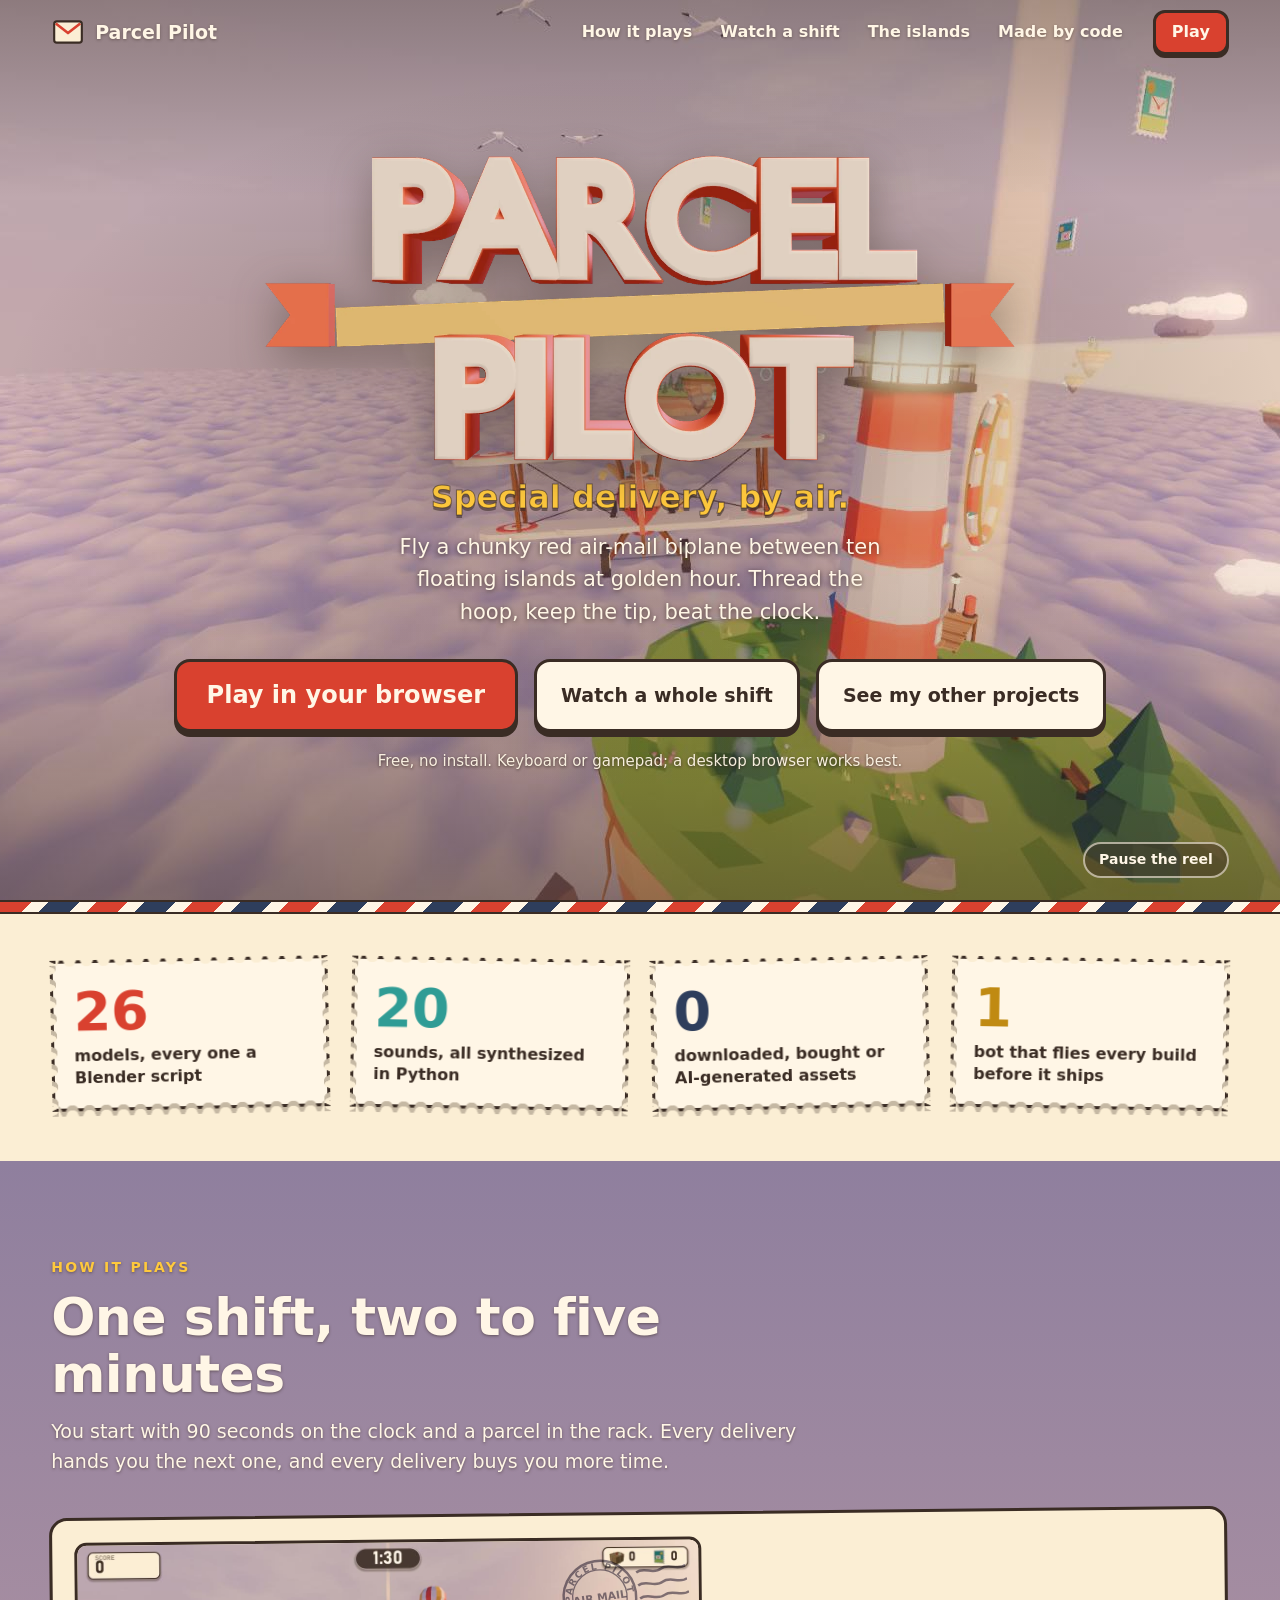
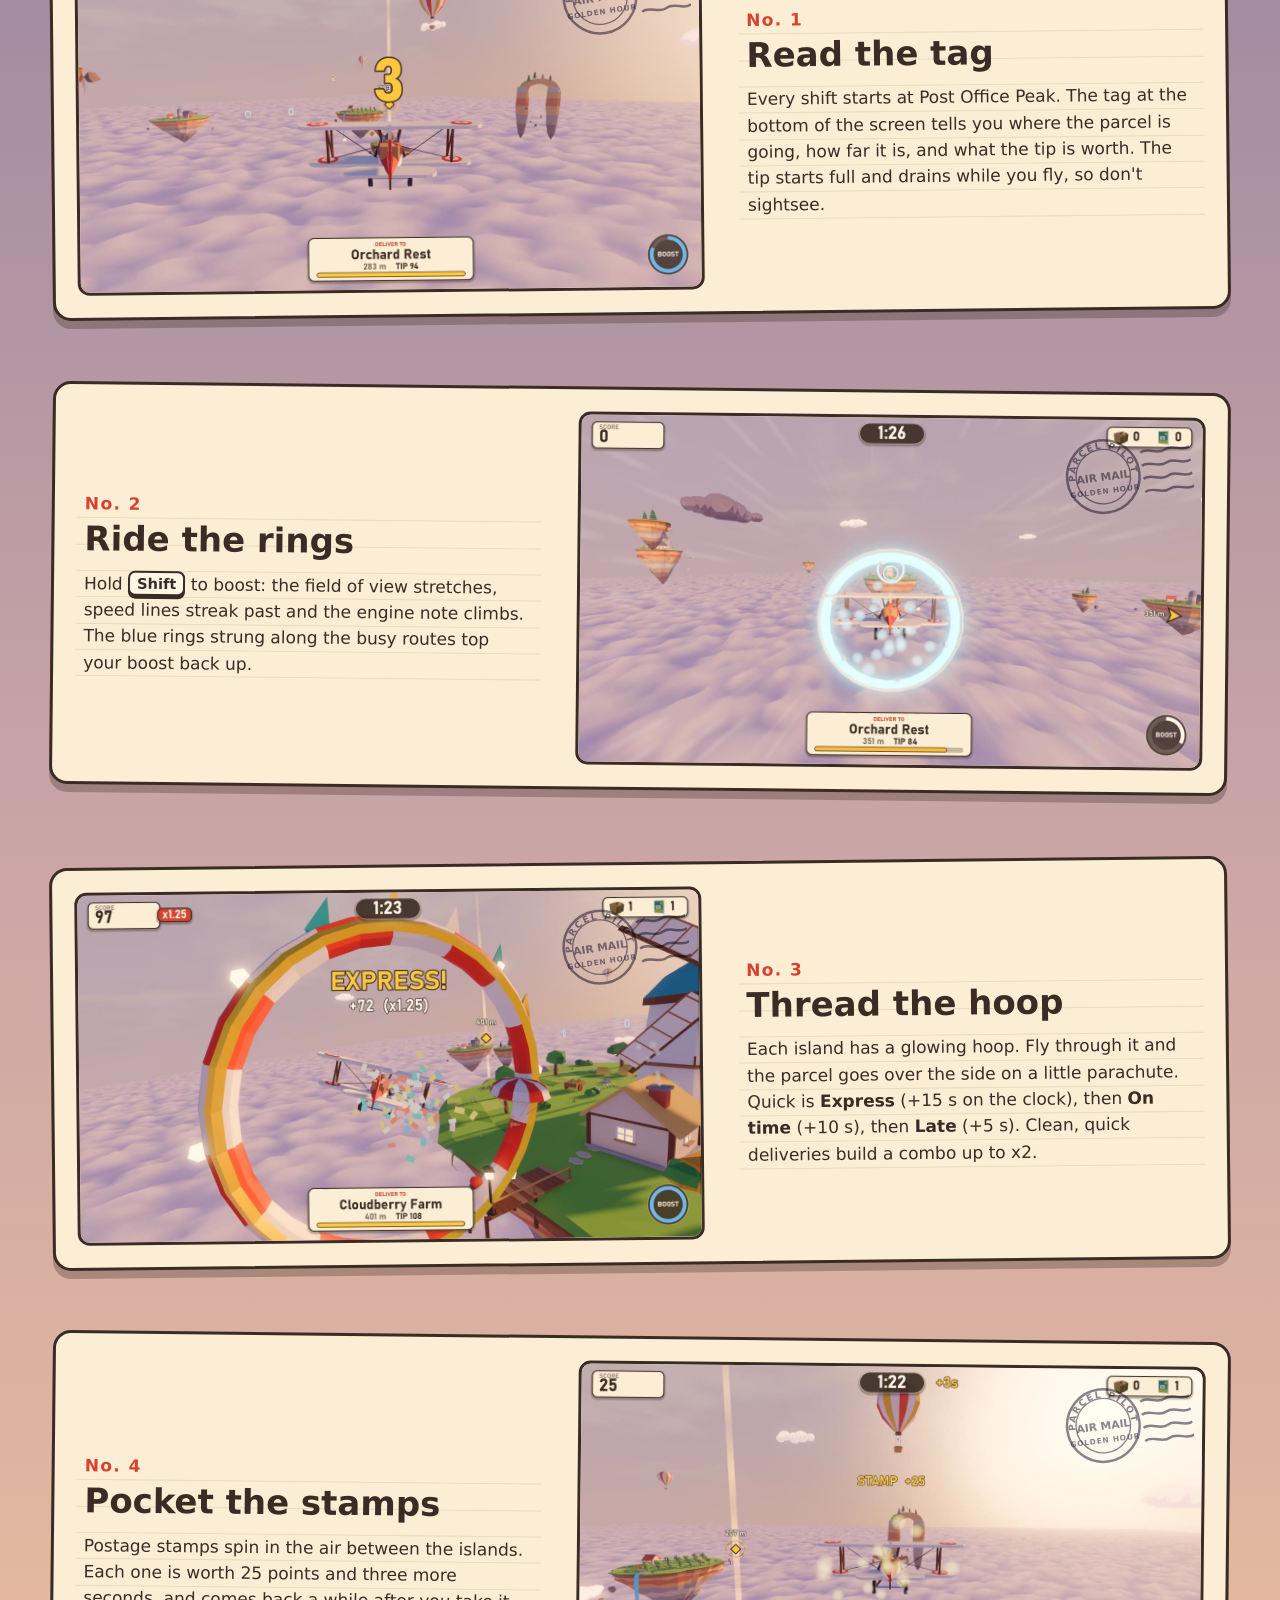
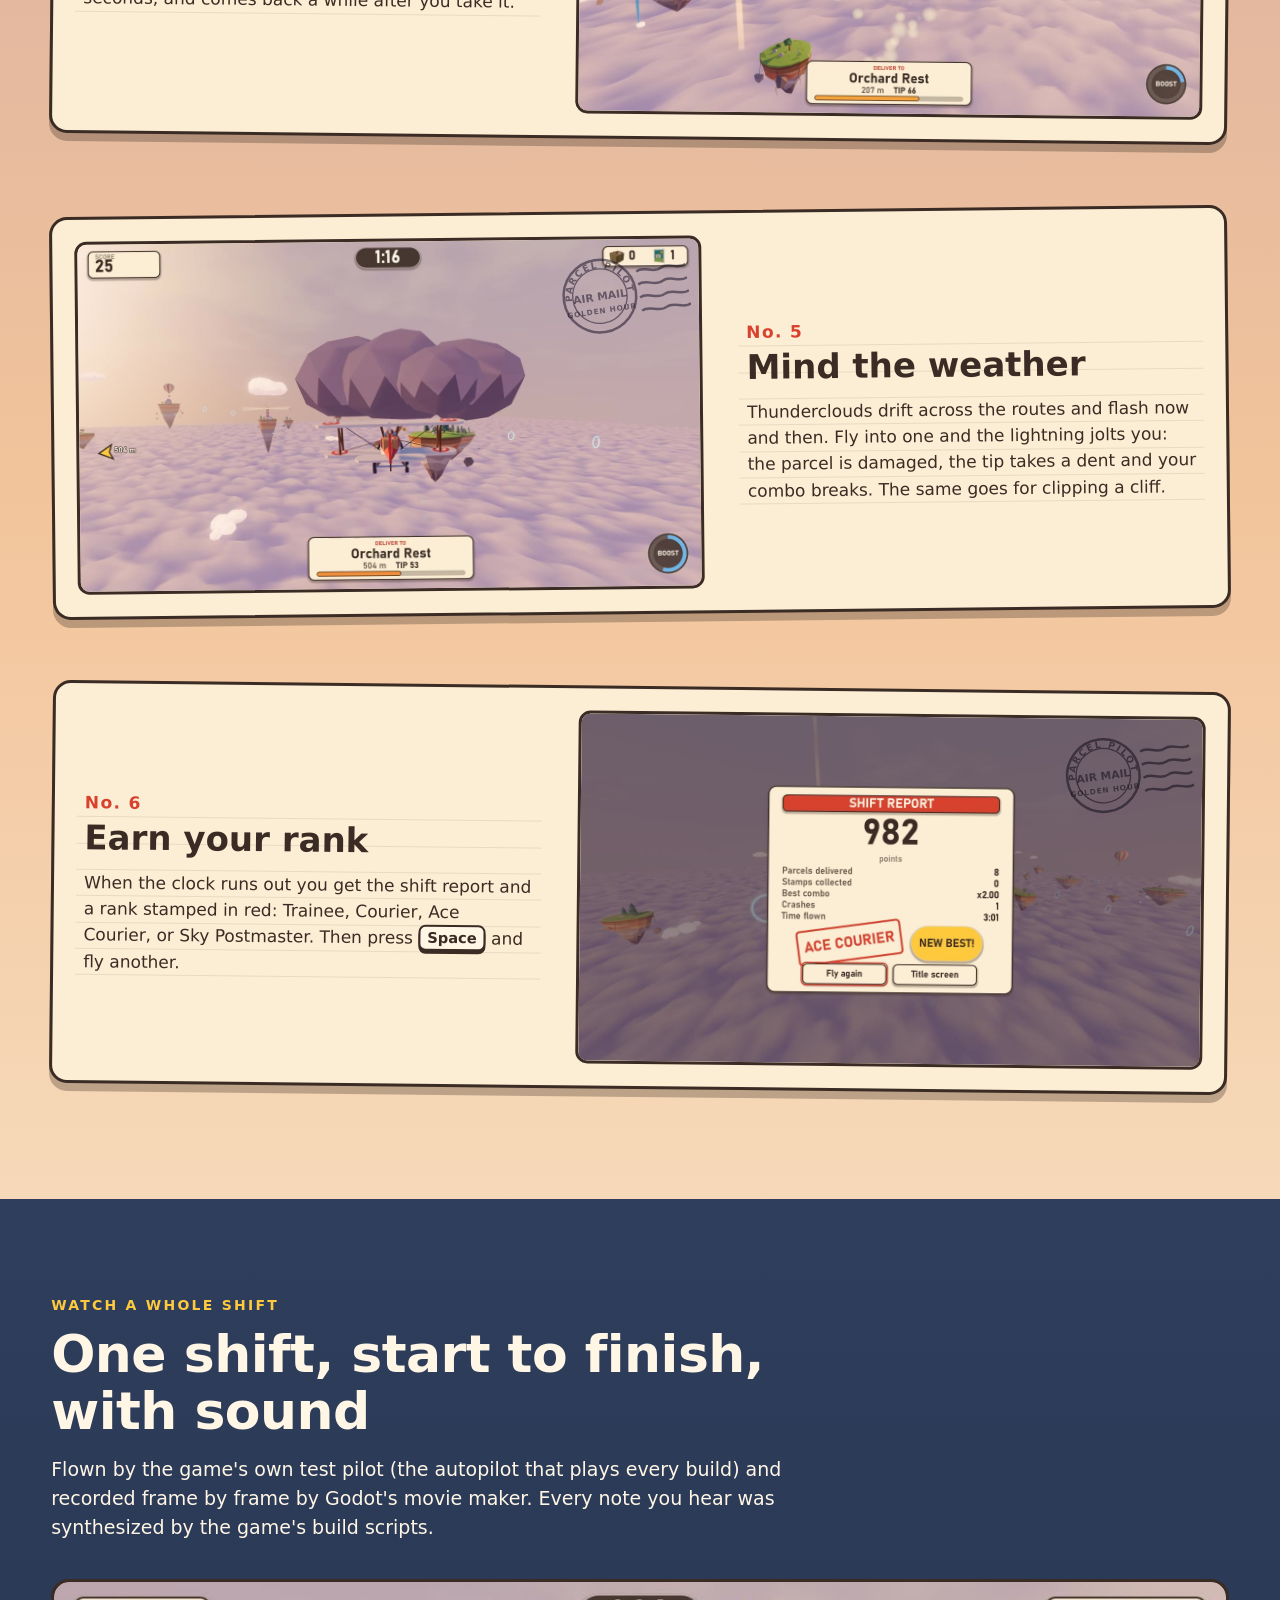
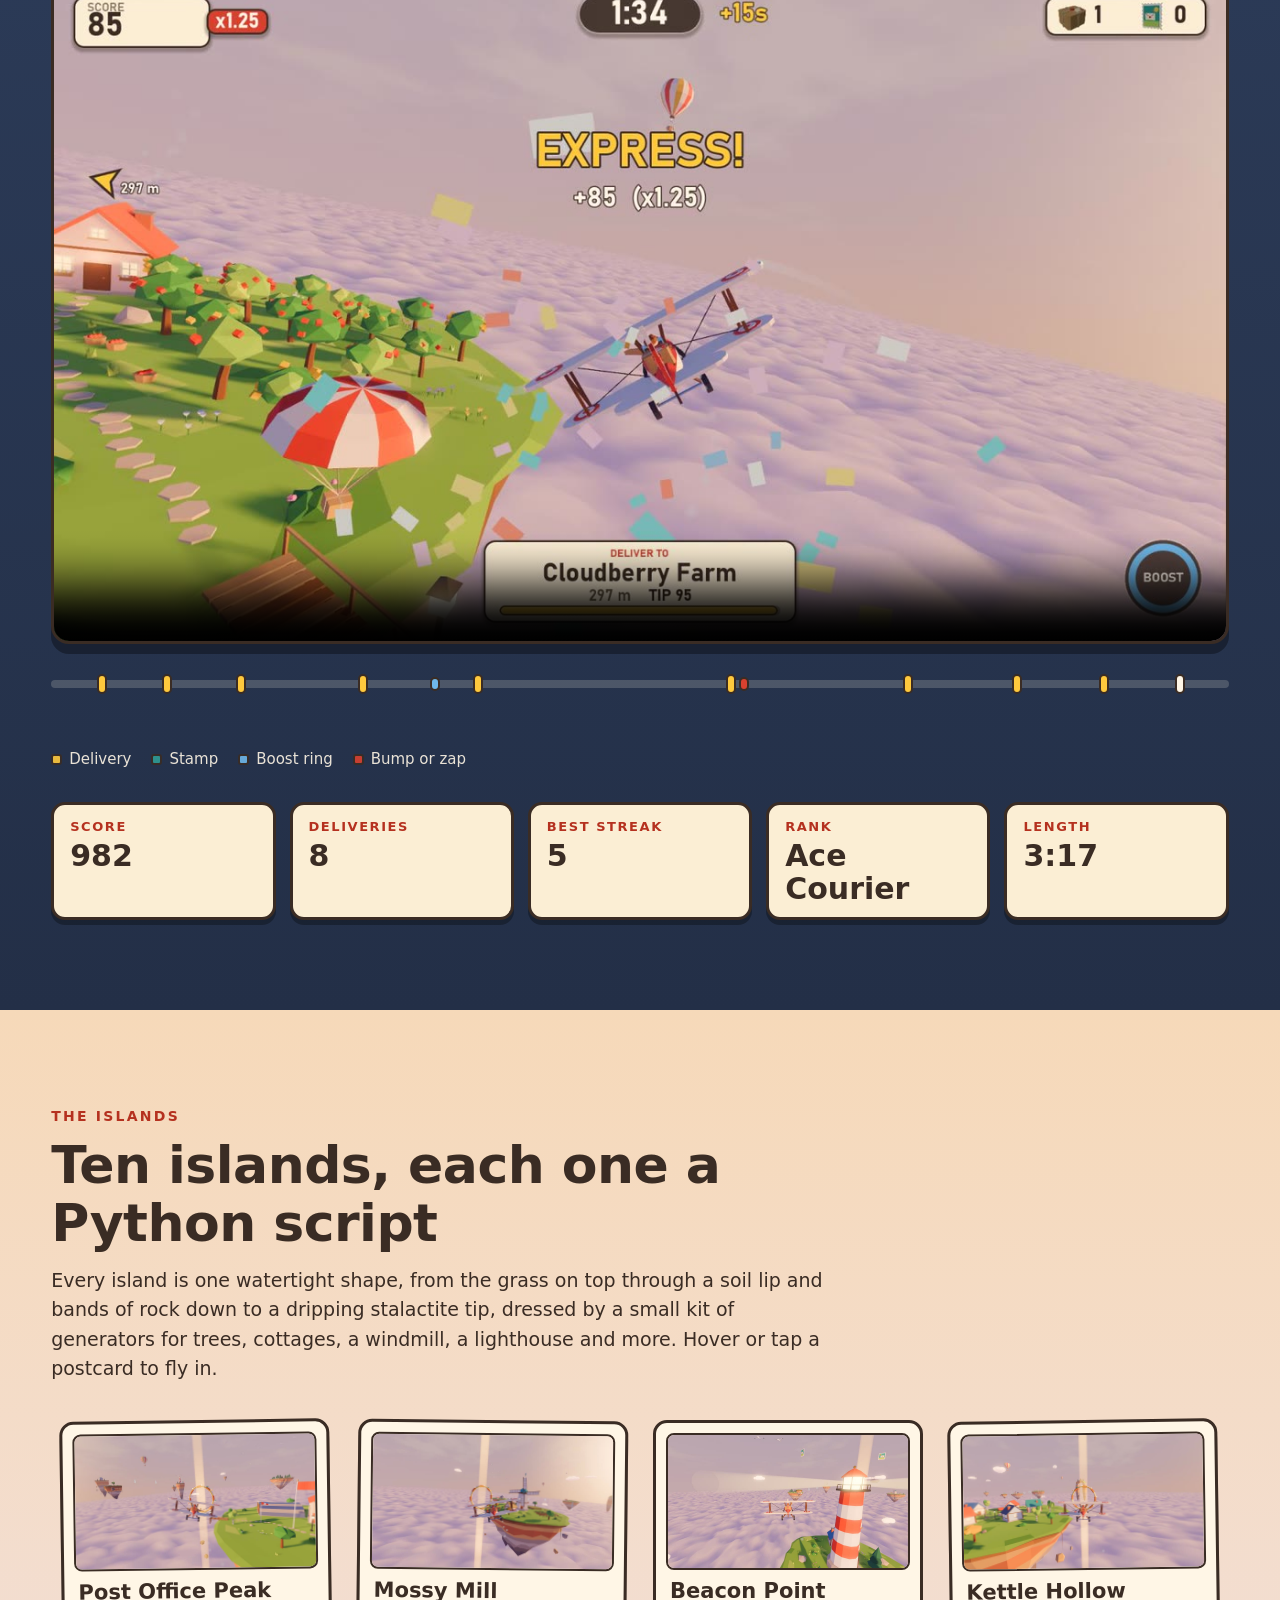
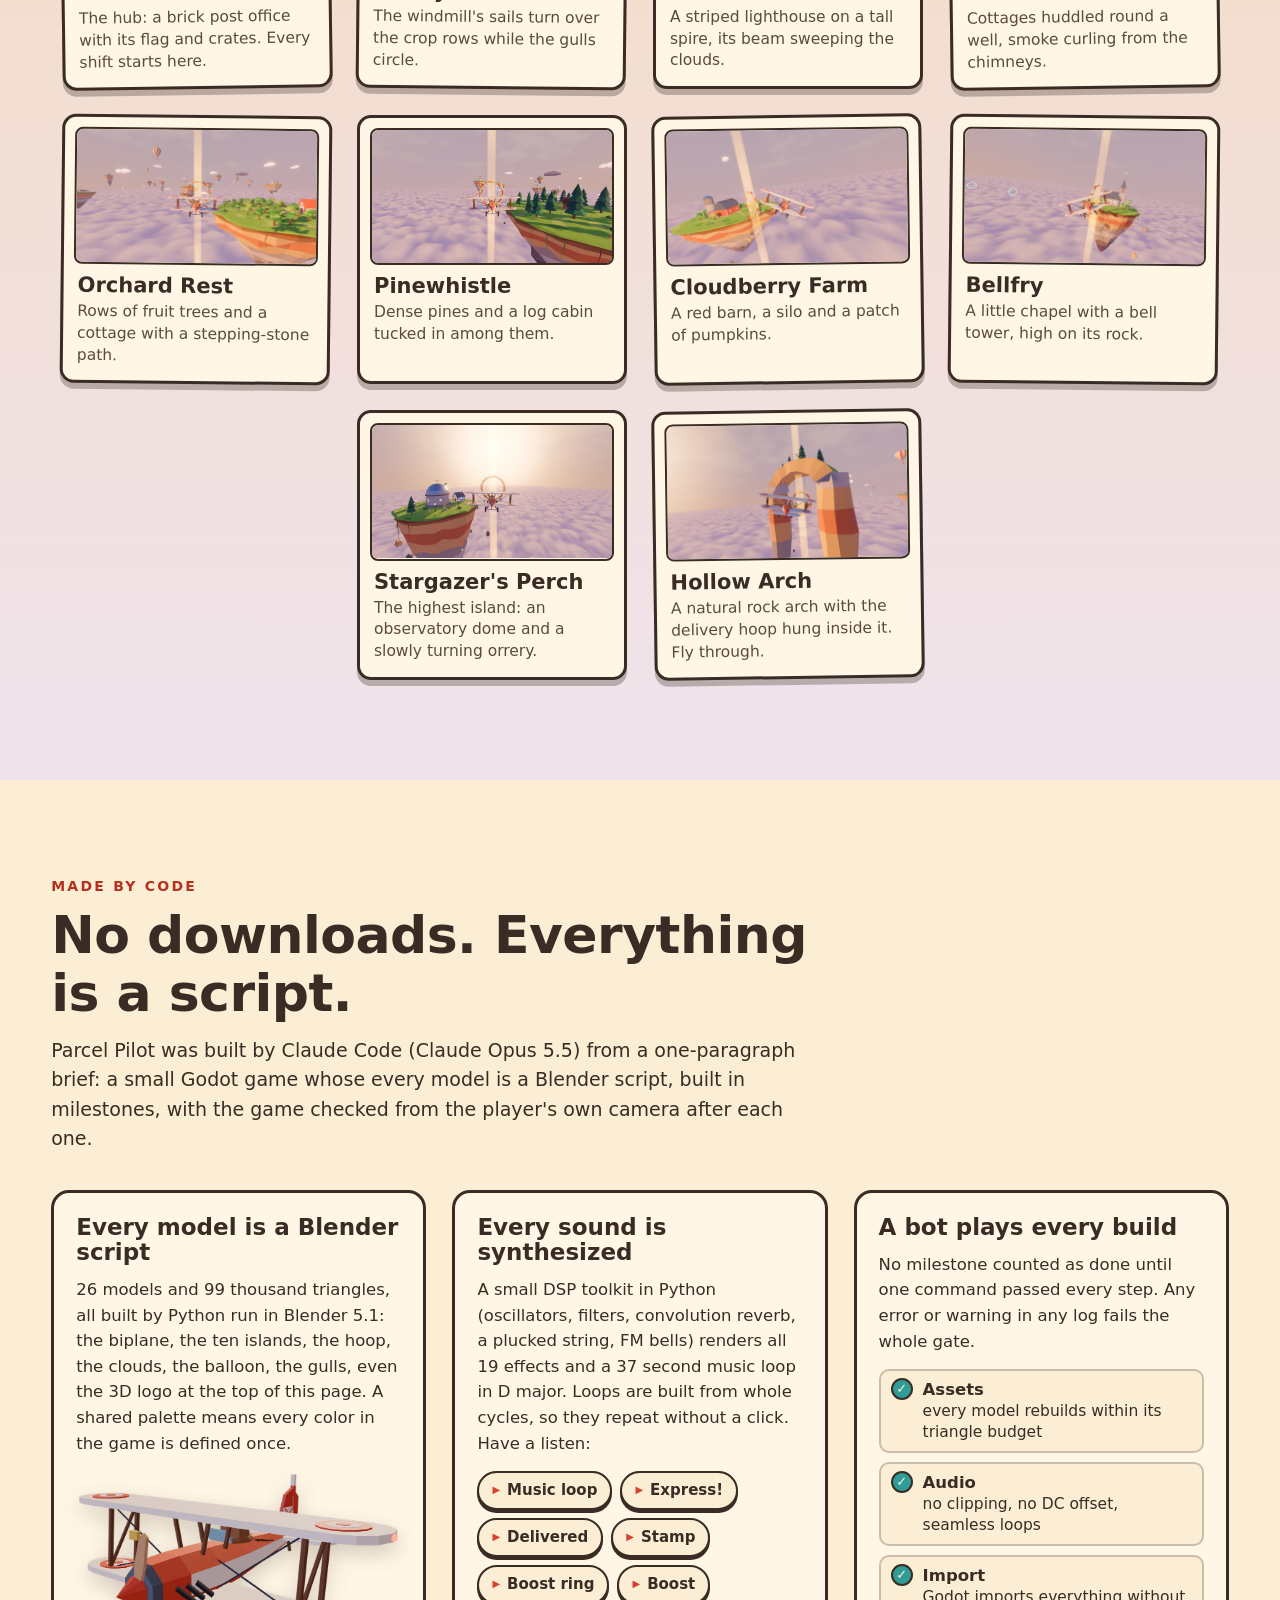
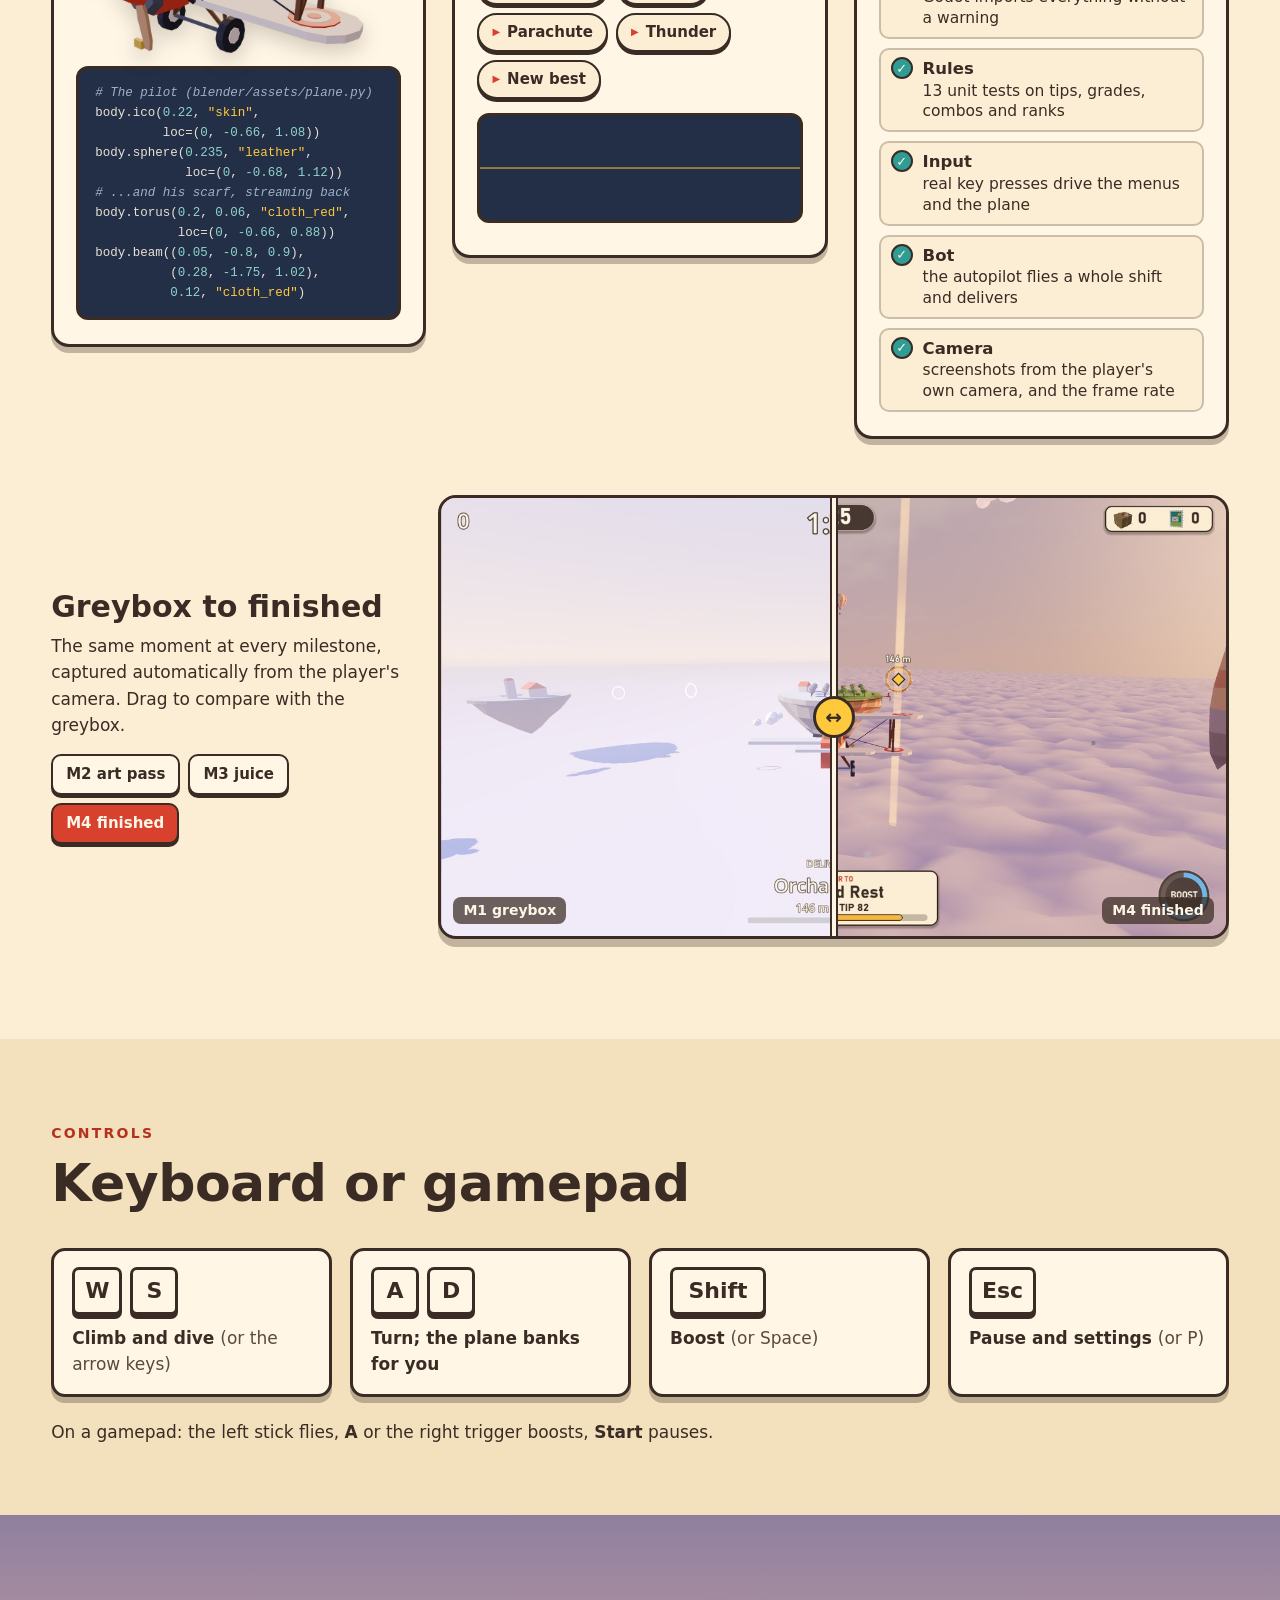
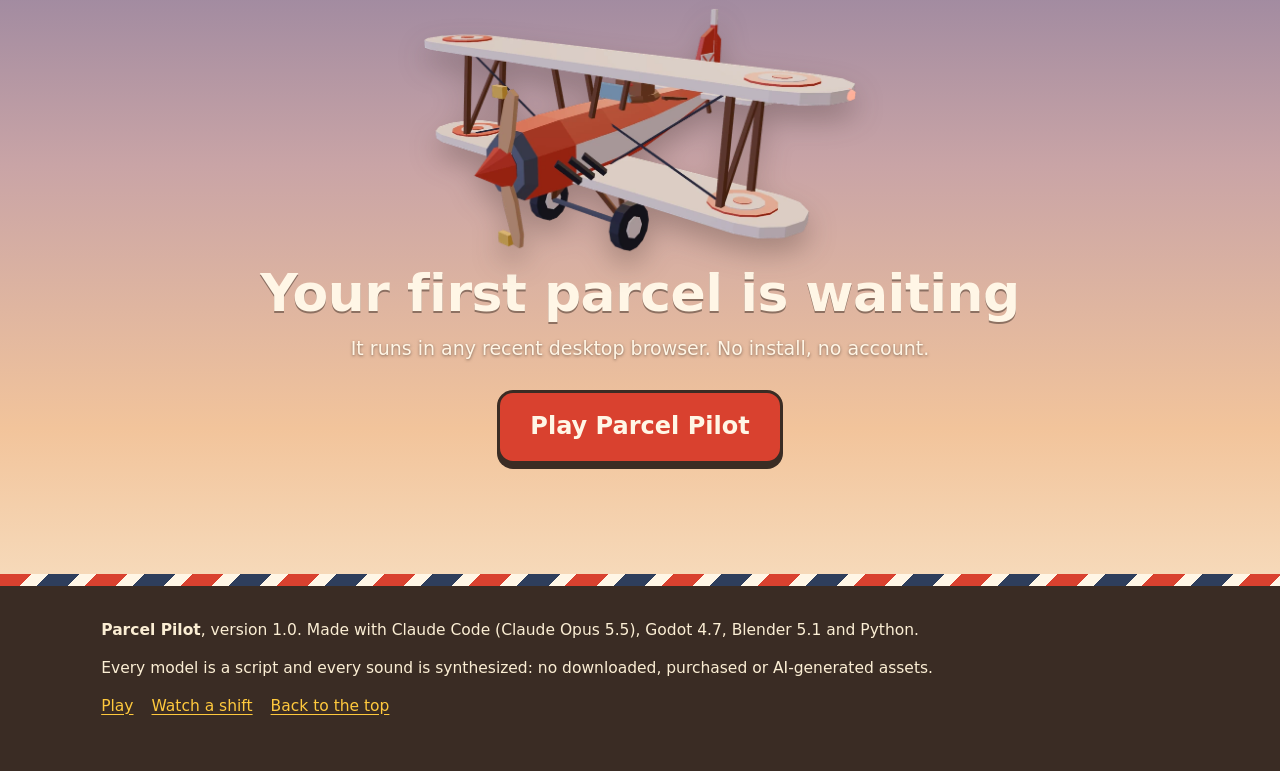
<file: site/index.html>
<!DOCTYPE html>
<html lang="en">
<head>
<meta charset="utf-8">
<meta name="viewport" content="width=device-width, initial-scale=1">
<title>Parcel Pilot: special delivery, by air</title>
<meta name="description" content="An arcade sky-courier game you can play in your browser. Fly a red air-mail biplane between ten floating islands at golden hour. Every model is a Blender script and every sound is synthesized.">
<meta name="theme-color" content="#8f7f9e">
<link rel="canonical" href="https://parcel-pilot-1ms.pages.dev/">
<meta property="og:type" content="website">
<meta property="og:title" content="Parcel Pilot: special delivery, by air">
<meta property="og:description" content="Fly a red air-mail biplane between ten floating islands. Thread the hoop, keep the tip, beat the clock. Free in your browser.">
<meta property="og:url" content="https://parcel-pilot-1ms.pages.dev/">
<meta property="og:image" content="https://parcel-pilot-1ms.pages.dev/media/og.jpg">
<meta name="twitter:card" content="summary_large_image">
<link rel="icon" href="data:image/svg+xml,%3Csvg xmlns='http://www.w3.org/2000/svg' viewBox='0 0 64 64'%3E%3Crect x='6' y='10' width='52' height='44' rx='6' fill='%23fbeed4' stroke='%233a2c24' stroke-width='4'/%3E%3Cpath d='M8 14 32 34 56 14' fill='none' stroke='%23d9412f' stroke-width='5' stroke-linejoin='round'/%3E%3C/svg%3E">
<link rel="preload" as="image" href="media/logo.webp" type="image/webp">
<link rel="stylesheet" href="site.css">
<script src="site.js" defer></script>
</head>
<body>
<a class="skip" href="#main">Skip to the content</a>

<svg width="0" height="0" style="position:absolute" aria-hidden="true" focusable="false">
	<defs>
		<symbol id="postmark" viewBox="0 0 160 110">
			<g fill="none" stroke="currentColor" stroke-width="3">
				<circle cx="52" cy="55" r="44"/>
				<circle cx="52" cy="55" r="33" stroke-width="1.6"/>
				<path d="M100 32c10-6 20 6 30 0s20 6 30 0M100 48c10-6 20 6 30 0s20 6 30 0M100 64c10-6 20 6 30 0s20 6 30 0M100 80c10-6 20 6 30 0s20 6 30 0"/>
			</g>
			<path id="pm-arc" d="M18 55a34 34 0 1 1 68 0" fill="none"/>
			<text font-size="11" font-weight="700" letter-spacing="2" fill="currentColor"><textPath href="#pm-arc" startOffset="50%" text-anchor="middle">PARCEL PILOT</textPath></text>
			<text x="52" y="60" font-size="13" font-weight="800" text-anchor="middle" fill="currentColor">AIR MAIL</text>
			<text x="52" y="76" font-size="9" font-weight="700" text-anchor="middle" fill="currentColor" letter-spacing="1">GOLDEN HOUR</text>
		</symbol>
		<symbol id="envelope" viewBox="0 0 64 64">
			<rect x="6" y="12" width="52" height="40" rx="5" fill="#fbeed4" stroke="#3a2c24" stroke-width="4"/>
			<path d="M9 16 32 34 55 16" fill="none" stroke="#d9412f" stroke-width="5" stroke-linejoin="round"/>
		</symbol>
	</defs>
</svg>

<header class="topbar" id="topbar">
	<a class="brand" href="#top" aria-label="Parcel Pilot, back to the top"><svg class="brand-mark" aria-hidden="true"><use href="#envelope"/></svg><span>Parcel Pilot</span></a>
	<nav class="nav" aria-label="Sections">
		<a href="#job">How it plays</a>
		<a href="#watch">Watch a shift</a>
		<a href="#islands">The islands</a>
		<a href="#made">Made by code</a>
	</nav>
	<a class="btn btn-small" href="play/">Play</a>
</header>

<main id="main">
<section class="hero" id="top" aria-label="Parcel Pilot">
	<video class="hero-video" id="hero-video" muted loop playsinline preload="auto" poster="media/hero.jpg" aria-hidden="true">
		<source src="media/hero.mp4" type="video/mp4">
	</video>
	<div class="hero-shade" aria-hidden="true"></div>
	<div class="hero-inner">
		<h1 class="hero-logo"><img src="media/logo.webp" alt="Parcel Pilot" width="1400" height="583"></h1>
		<p class="tagline">Special delivery, by air.</p>
		<p class="lede">Fly a chunky red air-mail biplane between ten floating islands at golden hour. Thread the hoop, keep the tip, beat the clock.</p>
		<div class="cta">
			<a class="btn btn-big" href="play/">Play in your browser</a>
			<a class="btn btn-paper" href="#watch">Watch a whole shift</a>
			<a class="btn btn-paper" href="https://samizdat-e0x.pages.dev/">See my other projects</a>
		</div>
		<p class="fine">Free, no install. Keyboard or gamepad; a desktop browser works best.</p>
	</div>
	<button class="hero-toggle" id="hero-toggle" type="button" aria-pressed="false">Pause the reel</button>
</section>
<div class="airmail" aria-hidden="true"></div>

<section class="facts" aria-label="Made entirely by code">
	<ul class="stamps">
		<li class="stamp-tile"><div class="perf"><b>26</b><span>models, every one a Blender script</span></div></li>
		<li class="stamp-tile"><div class="perf"><b>20</b><span>sounds, all synthesized in Python</span></div></li>
		<li class="stamp-tile"><div class="perf"><b>0</b><span>downloaded, bought or AI-generated assets</span></div></li>
		<li class="stamp-tile"><div class="perf"><b>1</b><span>bot that flies every build before it ships</span></div></li>
	</ul>
</section>

<section class="job sky" id="job">
	<div class="section-head">
		<p class="kicker">How it plays</p>
		<h2>One shift, two to five minutes</h2>
		<p class="section-lede">You start with 90 seconds on the clock and a parcel in the rack. Every delivery hands you the next one, and every delivery buys you more time.</p>
	</div>

	<ol class="postcards">
		<li class="postcard">
			<figure class="photo"><video data-inview muted loop playsinline preload="none" poster="media/depart.jpg" aria-label="The countdown at the Post Office, then the biplane sets off toward the first island."><source src="media/depart.mp4" type="video/mp4"></video><svg class="postmark" aria-hidden="true"><use href="#postmark"/></svg></figure>
			<div class="note">
				<p class="note-no">No. 1</p>
				<h3>Read the tag</h3>
				<p>Every shift starts at Post Office Peak. The tag at the bottom of the screen tells you where the parcel is going, how far it is, and what the tip is worth. The tip starts full and drains while you fly, so don't sightsee.</p>
			</div>
		</li>
		<li class="postcard">
			<figure class="photo"><video data-inview muted loop playsinline preload="none" poster="media/rings.jpg" aria-label="Boosting with speed lines through a line of blue boost rings."><source src="media/rings.mp4" type="video/mp4"></video><svg class="postmark" aria-hidden="true"><use href="#postmark"/></svg></figure>
			<div class="note">
				<p class="note-no">No. 2</p>
				<h3>Ride the rings</h3>
				<p>Hold <kbd>Shift</kbd> to boost: the field of view stretches, speed lines streak past and the engine note climbs. The blue rings strung along the busy routes top your boost back up.</p>
			</div>
		</li>
		<li class="postcard">
			<figure class="photo"><video data-inview muted loop playsinline preload="none" poster="media/deliver.jpg" aria-label="The biplane threads the delivery hoop at Mossy Mill: Express, confetti, and the parcel floats down on a parachute."><source src="media/deliver.mp4" type="video/mp4"></video><svg class="postmark" aria-hidden="true"><use href="#postmark"/></svg></figure>
			<div class="note">
				<p class="note-no">No. 3</p>
				<h3>Thread the hoop</h3>
				<p>Each island has a glowing hoop. Fly through it and the parcel goes over the side on a little parachute. Quick is <b>Express</b> (+15 s on the clock), then <b>On time</b> (+10 s), then <b>Late</b> (+5 s). Clean, quick deliveries build a combo up to x2.</p>
			</div>
		</li>
		<li class="postcard">
			<figure class="photo"><video data-inview muted loop playsinline preload="none" poster="media/stamp.jpg" aria-label="The biplane flies into a floating postage stamp, which pays out points and seconds."><source src="media/stamp.mp4" type="video/mp4"></video><svg class="postmark" aria-hidden="true"><use href="#postmark"/></svg></figure>
			<div class="note">
				<p class="note-no">No. 4</p>
				<h3>Pocket the stamps</h3>
				<p>Postage stamps spin in the air between the islands. Each one is worth 25 points and three more seconds, and comes back a while after you take it.</p>
			</div>
		</li>
		<li class="postcard">
			<figure class="photo"><video data-inview muted loop playsinline preload="none" poster="media/storm.jpg" aria-label="Flying straight into a thundercloud: a lightning zap, a jolt, and Parcel damaged."><source src="media/storm.mp4" type="video/mp4"></video><svg class="postmark" aria-hidden="true"><use href="#postmark"/></svg></figure>
			<div class="note">
				<p class="note-no">No. 5</p>
				<h3>Mind the weather</h3>
				<p>Thunderclouds drift across the routes and flash now and then. Fly into one and the lightning jolts you: the parcel is damaged, the tip takes a dent and your combo breaks. The same goes for clipping a cliff.</p>
			</div>
		</li>
		<li class="postcard">
			<figure class="photo"><video data-inview muted loop playsinline preload="none" poster="media/results.jpg" aria-label="The shift report: deliveries, stamps and the rank stamped in red."><source src="media/results.mp4" type="video/mp4"></video><svg class="postmark" aria-hidden="true"><use href="#postmark"/></svg></figure>
			<div class="note">
				<p class="note-no">No. 6</p>
				<h3>Earn your rank</h3>
				<p>When the clock runs out you get the shift report and a rank stamped in red: Trainee, Courier, Ace Courier, or Sky Postmaster. Then press <kbd>Space</kbd> and fly another.</p>
			</div>
		</li>
	</ol>
</section>

<section class="watch" id="watch">
	<div class="section-head light">
		<p class="kicker">Watch a whole shift</p>
		<h2>One shift, start to finish, with sound</h2>
		<p class="section-lede">Flown by the game's own test pilot (the autopilot that plays every build) and recorded frame by frame by Godot's movie maker. Every note you hear was synthesized by the game's build scripts.</p>
	</div>
	<figure class="player">
		<video id="shift" controls playsinline preload="none" poster="media/shift.jpg">
			<source src="media/shift.mp4" type="video/mp4">
		</video>
	</figure>
	<div class="timeline" id="timeline" role="group" aria-label="Moments in the shift: pick one to jump to it" hidden>
		<div class="tl-track"><div class="tl-fill" id="tl-fill"></div></div>
		<div class="tl-ticks" id="tl-ticks"></div>
	</div>
	<p class="now" id="now" aria-live="polite"></p>
	<ul class="legend" id="legend" hidden>
		<li><i class="dot k-delivery"></i>Delivery</li>
		<li><i class="dot k-stamp"></i>Stamp</li>
		<li><i class="dot k-ring"></i>Boost ring</li>
		<li><i class="dot k-crash"></i>Bump or zap</li>
	</ul>
	<dl class="report" id="report" hidden></dl>
</section>

<section class="islands" id="islands">
	<div class="section-head">
		<p class="kicker">The islands</p>
		<h2>Ten islands, each one a Python script</h2>
		<p class="section-lede">Every island is one watertight shape, from the grass on top through a soil lip and bands of rock down to a dripping stalactite tip, dressed by a small kit of generators for trees, cottages, a windmill, a lighthouse and more. Hover or tap a postcard to fly in.</p>
	</div>
	<ul class="island-grid">
		<li class="island" data-island="post-office"><figure><video muted loop playsinline preload="none" poster="media/island-post-office.jpg" aria-hidden="true"><source src="media/island-post-office.mp4" type="video/mp4"></video></figure><h3>Post Office Peak</h3><p>The hub: a brick post office with its flag and crates. Every shift starts here.</p></li>
		<li class="island" data-island="mossy-mill"><figure><video muted loop playsinline preload="none" poster="media/island-mossy-mill.jpg" aria-hidden="true"><source src="media/island-mossy-mill.mp4" type="video/mp4"></video></figure><h3>Mossy Mill</h3><p>The windmill's sails turn over the crop rows while the gulls circle.</p></li>
		<li class="island" data-island="beacon-point"><figure><video muted loop playsinline preload="none" poster="media/island-beacon-point.jpg" aria-hidden="true"><source src="media/island-beacon-point.mp4" type="video/mp4"></video></figure><h3>Beacon Point</h3><p>A striped lighthouse on a tall spire, its beam sweeping the clouds.</p></li>
		<li class="island" data-island="kettle-hollow"><figure><video muted loop playsinline preload="none" poster="media/island-kettle-hollow.jpg" aria-hidden="true"><source src="media/island-kettle-hollow.mp4" type="video/mp4"></video></figure><h3>Kettle Hollow</h3><p>Cottages huddled round a well, smoke curling from the chimneys.</p></li>
		<li class="island" data-island="orchard-rest"><figure><video muted loop playsinline preload="none" poster="media/island-orchard-rest.jpg" aria-hidden="true"><source src="media/island-orchard-rest.mp4" type="video/mp4"></video></figure><h3>Orchard Rest</h3><p>Rows of fruit trees and a cottage with a stepping-stone path.</p></li>
		<li class="island" data-island="pinewhistle"><figure><video muted loop playsinline preload="none" poster="media/island-pinewhistle.jpg" aria-hidden="true"><source src="media/island-pinewhistle.mp4" type="video/mp4"></video></figure><h3>Pinewhistle</h3><p>Dense pines and a log cabin tucked in among them.</p></li>
		<li class="island" data-island="cloudberry-farm"><figure><video muted loop playsinline preload="none" poster="media/island-cloudberry-farm.jpg" aria-hidden="true"><source src="media/island-cloudberry-farm.mp4" type="video/mp4"></video></figure><h3>Cloudberry Farm</h3><p>A red barn, a silo and a patch of pumpkins.</p></li>
		<li class="island" data-island="bellfry"><figure><video muted loop playsinline preload="none" poster="media/island-bellfry.jpg" aria-hidden="true"><source src="media/island-bellfry.mp4" type="video/mp4"></video></figure><h3>Bellfry</h3><p>A little chapel with a bell tower, high on its rock.</p></li>
		<li class="island" data-island="stargazers-perch"><figure><video muted loop playsinline preload="none" poster="media/island-stargazers-perch.jpg" aria-hidden="true"><source src="media/island-stargazers-perch.mp4" type="video/mp4"></video></figure><h3>Stargazer's Perch</h3><p>The highest island: an observatory dome and a slowly turning orrery.</p></li>
		<li class="island" data-island="hollow-arch"><figure><video muted loop playsinline preload="none" poster="media/island-hollow-arch.jpg" aria-hidden="true"><source src="media/island-hollow-arch.mp4" type="video/mp4"></video></figure><h3>Hollow Arch</h3><p>A natural rock arch with the delivery hoop hung inside it. Fly through.</p></li>
	</ul>
</section>

<section class="made paper-bg" id="made">
	<div class="section-head">
		<p class="kicker">Made by code</p>
		<h2>No downloads. Everything is a script.</h2>
		<p class="section-lede">Parcel Pilot was built by Claude Code (Claude Opus 5.5) from a one-paragraph brief: a small Godot game whose every model is a Blender script, built in milestones, with the game checked from the player's own camera after each one.</p>
	</div>

	<div class="made-grid">
		<article class="card made-card">
			<h3>Every model is a Blender script</h3>
			<p>26 models and 99 thousand triangles, all built by Python run in Blender 5.1: the biplane, the ten islands, the hoop, the clouds, the balloon, the gulls, even the 3D logo at the top of this page. A shared palette means every color in the game is defined once.</p>
			<img class="plane-art" src="media/plane.webp" alt="The red air-mail biplane, rendered by the game from its Blender-built model." width="900" height="511" loading="lazy">
			<pre class="code" aria-label="An excerpt from blender/assets/plane.py"><code><span class="c"># The pilot (blender/assets/plane.py)</span>
body.ico(<span class="n">0.22</span>, <span class="s">"skin"</span>,
         loc=(<span class="n">0</span>, <span class="n">-0.66</span>, <span class="n">1.08</span>))
body.sphere(<span class="n">0.235</span>, <span class="s">"leather"</span>,
            loc=(<span class="n">0</span>, <span class="n">-0.68</span>, <span class="n">1.12</span>))
<span class="c"># ...and his scarf, streaming back</span>
body.torus(<span class="n">0.2</span>, <span class="n">0.06</span>, <span class="s">"cloth_red"</span>,
           loc=(<span class="n">0</span>, <span class="n">-0.66</span>, <span class="n">0.88</span>))
body.beam((<span class="n">0.05</span>, <span class="n">-0.8</span>, <span class="n">0.9</span>),
          (<span class="n">0.28</span>, <span class="n">-1.75</span>, <span class="n">1.02</span>),
          <span class="n">0.12</span>, <span class="s">"cloth_red"</span>)</code></pre>
		</article>

		<article class="card made-card">
			<h3>Every sound is synthesized</h3>
			<p>A small DSP toolkit in Python (oscillators, filters, convolution reverb, a plucked string, FM bells) renders all 19 effects and a 37 second music loop in D major. Loops are built from whole cycles, so they repeat without a click. Have a listen:</p>
			<div class="soundboard" id="soundboard">
				<button type="button" class="chip" data-sound="music">Music loop</button>
				<button type="button" class="chip" data-sound="express">Express!</button>
				<button type="button" class="chip" data-sound="deliver">Delivered</button>
				<button type="button" class="chip" data-sound="stamp">Stamp</button>
				<button type="button" class="chip" data-sound="ring">Boost ring</button>
				<button type="button" class="chip" data-sound="boost">Boost</button>
				<button type="button" class="chip" data-sound="parachute">Parachute</button>
				<button type="button" class="chip" data-sound="thunder">Thunder</button>
				<button type="button" class="chip" data-sound="new_best">New best</button>
			</div>
			<canvas class="scope" id="scope" width="640" height="120" aria-hidden="true"></canvas>
		</article>

		<article class="card made-card">
			<h3>A bot plays every build</h3>
			<p>No milestone counted as done until one command passed every step. Any error or warning in any log fails the whole gate.</p>
			<ol class="gate">
				<li><b>Assets</b> every model rebuilds within its triangle budget</li>
				<li><b>Audio</b> no clipping, no DC offset, seamless loops</li>
				<li><b>Import</b> Godot imports everything without a warning</li>
				<li><b>Rules</b> 13 unit tests on tips, grades, combos and ranks</li>
				<li><b>Input</b> real key presses drive the menus and the plane</li>
				<li><b>Bot</b> the autopilot flies a whole shift and delivers</li>
				<li><b>Camera</b> screenshots from the player's own camera, and the frame rate</li>
			</ol>
		</article>
	</div>

	<div class="compare" id="compare">
		<div class="compare-head">
			<h3>Greybox to finished</h3>
			<p>The same moment at every milestone, captured automatically from the player's camera. Drag to compare with the greybox.</p>
			<div class="tabs" role="tablist" aria-label="Milestone to compare with the greybox">
				<button type="button" role="tab" data-m="2" aria-selected="false">M2 art pass</button>
				<button type="button" role="tab" data-m="3" aria-selected="false">M3 juice</button>
				<button type="button" role="tab" data-m="4" aria-selected="true">M4 finished</button>
			</div>
		</div>
		<div class="slider" id="slider">
			<img class="after" id="compare-after" src="media/m4.jpg" alt="The finished game: the biplane over the cloud sea, flying toward Orchard Rest." width="1280" height="720" loading="lazy">
			<div class="before" id="compare-before"><img src="media/m1.jpg" alt="The M1 greybox of the same moment: white boxes and flat shapes." width="1280" height="720" loading="lazy"></div>
			<div class="handle" id="compare-handle" aria-hidden="true"></div>
			<span class="label left">M1 greybox</span>
			<span class="label right" id="compare-label">M4 finished</span>
			<input class="range" id="compare-range" type="range" min="0" max="100" value="50" aria-label="Slide between the greybox and the finished game">
		</div>
	</div>
</section>

<section class="controls" id="controls">
	<div class="section-head">
		<p class="kicker">Controls</p>
		<h2>Keyboard or gamepad</h2>
	</div>
	<div class="control-grid">
		<div class="control"><div class="keys"><kbd>W</kbd><kbd>S</kbd></div><p>Climb and dive <span>(or the arrow keys)</span></p></div>
		<div class="control"><div class="keys"><kbd>A</kbd><kbd>D</kbd></div><p>Turn; the plane banks for you</p></div>
		<div class="control"><div class="keys"><kbd class="wide">Shift</kbd></div><p>Boost <span>(or Space)</span></p></div>
		<div class="control"><div class="keys"><kbd>Esc</kbd></div><p>Pause and settings <span>(or P)</span></p></div>
	</div>
	<p class="pad-note">On a gamepad: the left stick flies, <b>A</b> or the right trigger boosts, <b>Start</b> pauses.</p>
</section>

<section class="finale sky">
	<img class="finale-plane" src="media/plane.webp" alt="" width="900" height="511" loading="lazy">
	<h2>Your first parcel is waiting</h2>
	<p>It runs in any recent desktop browser. No install, no account.</p>
	<a class="btn btn-big" href="play/">Play Parcel Pilot</a>
</section>
</main>

<footer class="footer">
	<div class="airmail" aria-hidden="true"></div>
	<div class="footer-inner">
		<p><b>Parcel Pilot</b>, version 1.0. Made with Claude Code (Claude Opus 5.5), Godot 4.7, Blender 5.1 and Python.</p>
		<p>Every model is a script and every sound is synthesized: no downloaded, purchased or AI-generated assets.</p>
		<p class="footer-links"><a href="play/">Play</a><a href="#watch">Watch a shift</a><a href="#top">Back to the top</a></p>
	</div>
</footer>
</body>
</html>
</file>
<file: site/site.css>
/* Parcel Pilot landing page. The palette and the paper-and-ink panels are the game's own UI
   (game/scripts/ui/ui_kit.gd); like the game, it uses the system's fonts, no downloads. */

:root {
	--ink: #3a2c24;
	--ink-soft: #5b4a3f;
	--cream: #fff6e6;
	--paper: #fbeed4;
	--paper-2: #f3e0bd;
	--red: #d9412f;
	--red-deep: #b5311f;
	--teal: #2f9c95;
	--gold: #ffc93d;
	--sky: #6fb7e9;
	--navy: #2e3e5c;
	--navy-deep: #232f47;
	--lavender: #8f7f9e;
	--rose: #c9a4a6;
	--peach: #f2c49b;
	--cloud: #efe3ec;
	--font: Bahnschrift, "DIN Alternate", "DIN Condensed", "Segoe UI", system-ui, -apple-system, Roboto, sans-serif;
	--mono: ui-monospace, "Cascadia Mono", Consolas, "SF Mono", Menlo, monospace;
	--gutter: clamp(16px, 4vw, 56px);
	--radius: 18px;
	--lift: 0 6px 0 rgba(58, 44, 36, 0.3);
	--measure: 64ch;
	color-scheme: light;
}

*, *::before, *::after { box-sizing: border-box; }
html { scroll-behavior: smooth; scroll-padding-top: 76px; -webkit-text-size-adjust: 100%; }
body {
	margin: 0;
	font-family: var(--font);
	font-size: 17px;
	line-height: 1.55;
	color: var(--ink);
	background: var(--paper);
	overflow-x: hidden;
}
img, video, svg { display: block; max-width: 100%; }
a { color: var(--red-deep); text-underline-offset: 3px; }
a:hover { color: var(--red); }
:focus-visible { outline: 3px solid var(--navy); outline-offset: 3px; border-radius: 6px; }
h1, h2, h3 { line-height: 1.1; margin: 0; }
h2 { font-size: clamp(30px, 4.6vw, 52px); font-weight: 800; letter-spacing: -0.01em; }
h3 { font-size: 23px; font-weight: 800; }
p { margin: 0 0 0.9em; }
b { font-weight: 800; }
kbd {
	font: inherit; font-weight: 800; font-size: 0.86em; display: inline-block; min-width: 1.9em; text-align: center;
	padding: 1px 7px; color: var(--ink); background: var(--cream); border: 2px solid var(--ink); border-radius: 7px;
	box-shadow: 0 3px 0 var(--ink); line-height: 1.35; vertical-align: 1px;
}

.skip { position: absolute; left: 12px; top: -60px; z-index: 50; padding: 10px 16px; background: var(--cream);
	border: 3px solid var(--ink); border-radius: 12px; font-weight: 800; color: var(--ink); }
.skip:focus { top: 12px; }

/* ---------------------------------------------------------------- buttons */
.btn {
	display: inline-flex; align-items: center; justify-content: center; gap: 8px;
	font: inherit; font-weight: 800; font-size: 19px; text-decoration: none; cursor: pointer;
	padding: 12px 24px; color: var(--cream); background: var(--red);
	border: 3px solid var(--ink); border-radius: 16px; box-shadow: 0 5px 0 var(--ink);
	transition: transform 0.08s ease, box-shadow 0.08s ease, background 0.15s ease;
}
.btn:hover { color: var(--cream); background: #e45139; }
.btn:active { transform: translateY(4px); box-shadow: 0 1px 0 var(--ink); }
.btn-big { font-size: clamp(20px, 2.2vw, 24px); padding: 15px 30px; }
.btn-small { font-size: 16px; padding: 7px 16px; border-radius: 12px; box-shadow: 0 3px 0 var(--ink); }
.btn-small:active { transform: translateY(2px); box-shadow: 0 1px 0 var(--ink); }
.btn-paper { color: var(--ink); background: var(--cream); }
.btn-paper:hover { color: var(--ink); background: #fff; }

/* ---------------------------------------------------------------- top bar */
.topbar {
	position: fixed; inset: 0 0 auto; z-index: 20; display: flex; align-items: center; gap: 18px;
	padding: 10px var(--gutter); color: var(--cream);
	transition: background 0.25s ease, box-shadow 0.25s ease, color 0.25s ease;
}
.topbar.solid { background: rgba(251, 238, 212, 0.94); color: var(--ink); box-shadow: 0 2px 0 rgba(58, 44, 36, 0.18);
	backdrop-filter: blur(8px); -webkit-backdrop-filter: blur(8px); }
.brand { display: flex; align-items: center; gap: 10px; color: inherit; text-decoration: none; font-weight: 800; font-size: 19px;
	text-shadow: 0 1px 3px rgba(58, 44, 36, 0.45); }
.topbar.solid .brand { text-shadow: none; }
.brand-mark { width: 34px; height: 34px; }
.brand:hover { color: inherit; }
.nav { display: flex; gap: 4px; margin-left: auto; }
.nav a { color: inherit; text-decoration: none; font-weight: 700; font-size: 16px; padding: 6px 12px; border-radius: 10px;
	text-shadow: 0 1px 3px rgba(58, 44, 36, 0.45); }
.topbar.solid .nav a { text-shadow: none; }
.nav a:hover { background: rgba(58, 44, 36, 0.14); color: inherit; }
@media (max-width: 860px) { .nav { display: none; } .topbar .btn-small { margin-left: auto; } }

/* ---------------------------------------------------------------- hero */
.hero {
	position: relative; min-height: 100svh; display: grid; place-items: center; overflow: hidden;
	padding: 96px var(--gutter) 72px; text-align: center; color: var(--cream);
	background: linear-gradient(180deg, var(--lavender), var(--rose) 55%, var(--peach));
}
.hero-video { position: absolute; inset: 0; width: 100%; height: 100%; object-fit: cover; }
.hero-shade { position: absolute; inset: 0;
	background:
		radial-gradient(70% 55% at 50% 48%, rgba(58, 44, 36, 0.36), transparent 72%),
		linear-gradient(180deg, rgba(58, 44, 36, 0.35) 0, transparent 22%, transparent 60%, rgba(58, 44, 36, 0.5) 100%); }
.hero-inner { position: relative; max-width: 980px; display: flex; flex-direction: column; align-items: center; }
.hero-logo { width: min(760px, 92vw); margin: 0 0 6px; }
.hero-logo img { width: 100%; height: auto; filter: drop-shadow(0 12px 22px rgba(58, 44, 36, 0.4)); }
.tagline { font-size: clamp(22px, 3vw, 32px); font-weight: 800; color: var(--gold); margin: 0 0 8px;
	-webkit-text-stroke: 1px rgba(58, 44, 36, 0.6); text-shadow: 0 3px 0 rgba(58, 44, 36, 0.55); }
.lede { font-size: clamp(18px, 2vw, 21px); max-width: 38ch; text-shadow: 0 1px 4px rgba(58, 44, 36, 0.8); }
.cta { display: flex; flex-wrap: wrap; gap: 16px; justify-content: center; margin: 12px 0 18px; }
.fine { font-size: 15px; opacity: 0.95; text-shadow: 0 1px 3px rgba(58, 44, 36, 0.9); margin: 0; }
.hero-toggle {
	position: absolute; right: var(--gutter); bottom: 22px; font: inherit; font-size: 14px; font-weight: 700; cursor: pointer;
	color: var(--cream); background: rgba(58, 44, 36, 0.45); border: 2px solid rgba(255, 246, 230, 0.6); border-radius: 999px;
	padding: 5px 14px;
}
.hero-toggle:hover { background: rgba(58, 44, 36, 0.7); }

.airmail { height: 14px; background: repeating-linear-gradient(135deg, var(--red) 0 22px, var(--cream) 22px 34px,
	var(--navy) 34px 56px, var(--cream) 56px 68px); border-block: 2px solid var(--ink); }

/* ---------------------------------------------------------------- stamps (perforated tiles) */
.facts { padding: 44px var(--gutter) 52px; background: var(--paper); }
.stamps { list-style: none; margin: 0 auto; padding: 0; max-width: 1180px; display: grid; gap: 22px;
	grid-template-columns: repeat(auto-fit, minmax(200px, 1fr)); }
.stamp-tile { filter: drop-shadow(0 5px 0 rgba(58, 44, 36, 0.28)); }
.stamp-tile:nth-child(odd) { transform: rotate(-1.2deg); }
.stamp-tile:nth-child(even) { transform: rotate(1deg); }
.perf {
	--r: 6px; --s: 17px;
	padding: 22px 20px 20px; background: var(--cream); text-align: left; height: 100%;
	border: 3px solid transparent;
	background-image: linear-gradient(var(--cream), var(--cream)), linear-gradient(var(--ink), var(--ink));
	background-clip: padding-box, border-box;
	-webkit-mask:
		radial-gradient(circle at 50% 0, #0000 var(--r), #000 calc(var(--r) + 0.5px)) top / var(--s) var(--r) repeat-x,
		radial-gradient(circle at 50% 100%, #0000 var(--r), #000 calc(var(--r) + 0.5px)) bottom / var(--s) var(--r) repeat-x,
		radial-gradient(circle at 0 50%, #0000 var(--r), #000 calc(var(--r) + 0.5px)) left / var(--r) var(--s) repeat-y,
		radial-gradient(circle at 100% 50%, #0000 var(--r), #000 calc(var(--r) + 0.5px)) right / var(--r) var(--s) repeat-y,
		linear-gradient(#000 0 0) center / calc(100% - 2 * var(--r)) calc(100% - 2 * var(--r)) no-repeat;
	mask:
		radial-gradient(circle at 50% 0, #0000 var(--r), #000 calc(var(--r) + 0.5px)) top / var(--s) var(--r) repeat-x,
		radial-gradient(circle at 50% 100%, #0000 var(--r), #000 calc(var(--r) + 0.5px)) bottom / var(--s) var(--r) repeat-x,
		radial-gradient(circle at 0 50%, #0000 var(--r), #000 calc(var(--r) + 0.5px)) left / var(--r) var(--s) repeat-y,
		radial-gradient(circle at 100% 50%, #0000 var(--r), #000 calc(var(--r) + 0.5px)) right / var(--r) var(--s) repeat-y,
		linear-gradient(#000 0 0) center / calc(100% - 2 * var(--r)) calc(100% - 2 * var(--r)) no-repeat;
}
.perf b { display: block; font-size: 54px; line-height: 1; color: var(--red); }
.perf span { display: block; font-weight: 700; margin-top: 6px; font-size: 16px; line-height: 1.35; }
.stamp-tile:nth-child(2) b { color: var(--teal); }
.stamp-tile:nth-child(3) b { color: var(--navy); }
.stamp-tile:nth-child(4) b { color: #c08a12; }

/* ---------------------------------------------------------------- sections */
section { position: relative; }
.sky { background: linear-gradient(180deg, var(--lavender) 0, var(--rose) 38%, var(--peach) 78%, #f6d9b9 100%); }
.paper-bg { background: var(--paper); }
.section-head { max-width: 1180px; margin: 0 auto 36px; }
.section-head h2 { max-width: 22ch; }
.section-lede { font-size: 19px; max-width: var(--measure); margin-top: 14px; }
.kicker { font-size: 14px; font-weight: 800; letter-spacing: 0.16em; text-transform: uppercase; color: var(--red-deep); margin: 0 0 10px; }
.sky .section-head { color: var(--cream); text-shadow: 0 1px 3px rgba(58, 44, 36, 0.55); }
.sky .kicker { color: var(--gold); }
.light { color: var(--cream); }
.light .kicker { color: var(--gold); }

/* ---------------------------------------------------------------- how it plays: postcards */
.job { padding: 96px var(--gutter) 110px; }
.postcards { list-style: none; margin: 0 auto; padding: 0; max-width: 1180px; display: grid; gap: clamp(40px, 6vw, 72px); }
.postcard {
	display: grid; grid-template-columns: minmax(0, 1.35fr) minmax(0, 1fr); gap: clamp(18px, 3vw, 36px); align-items: center;
	padding: clamp(14px, 2vw, 22px); background: var(--paper); border: 3px solid var(--ink); border-radius: var(--radius);
	box-shadow: 0 8px 0 rgba(58, 44, 36, 0.3); transform: rotate(-0.6deg);
}
.postcard:nth-child(even) { grid-template-columns: minmax(0, 1fr) minmax(0, 1.35fr); transform: rotate(0.6deg); }
.postcard:nth-child(even) .photo { order: 2; }
.photo { position: relative; margin: 0; border: 3px solid var(--ink); border-radius: 12px; overflow: hidden; background: var(--rose);
	aspect-ratio: 16 / 9; }
.photo video { width: 100%; height: 100%; object-fit: cover; }
.postmark { position: absolute; right: 10px; top: 8px; width: 132px; height: 91px; color: rgba(40, 32, 60, 0.55); pointer-events: none;
	transform: rotate(-8deg); mix-blend-mode: multiply; }
.note { padding: 6px 8px; }
.note-no { font-weight: 800; color: var(--red); letter-spacing: 0.08em; margin: 0 0 4px; }
.note h3 { font-size: clamp(26px, 3vw, 34px); margin-bottom: 12px; }
.note p:last-child { margin-bottom: 0; }
.note { background-image: repeating-linear-gradient(180deg, transparent 0 calc(1.55em - 1px), rgba(58, 44, 36, 0.1) calc(1.55em - 1px) 1.55em);
	background-position: 0 0.45em; }
@media (max-width: 800px) {
	.postcard, .postcard:nth-child(even) { grid-template-columns: 1fr; transform: none; }
	.postcard:nth-child(even) .photo { order: 0; }
	.postmark { width: 96px; height: 66px; }
}

/* ---------------------------------------------------------------- watch a whole shift */
.watch { padding: 96px var(--gutter) 90px; background: linear-gradient(180deg, var(--navy) 0, var(--navy-deep) 100%); color: var(--cream); }
.player { max-width: 1180px; margin: 0 auto; border: 3px solid var(--ink); border-radius: var(--radius); overflow: hidden;
	background: #000; box-shadow: 0 10px 0 rgba(0, 0, 0, 0.35); }
.player video { width: 100%; aspect-ratio: 16 / 9; background: #000; }
.timeline { max-width: 1180px; margin: 18px auto 0; position: relative; height: 44px; }
.tl-track { position: absolute; left: 0; right: 0; top: 18px; height: 8px; border-radius: 6px; background: rgba(255, 246, 230, 0.18); overflow: hidden; }
.tl-fill { height: 100%; width: 0; background: var(--gold); }
.tl-ticks { position: absolute; inset: 0; }
.tick { position: absolute; top: 8px; width: 20px; height: 28px; margin-left: -10px; padding: 0; border: 0; cursor: pointer; background: none; }
.tick::after { content: ""; position: absolute; left: 5px; top: 4px; width: 10px; height: 20px; border-radius: 5px;
	border: 2px solid var(--ink); background: var(--gold); transition: transform 0.12s ease; }
.tick:hover::after, .tick:focus-visible::after, .tick.past::after { transform: scaleY(1.2); }
.tick.k-stamp::after { background: var(--teal); height: 14px; top: 7px; }
.tick.k-ring::after { background: var(--sky); height: 14px; top: 7px; }
.tick.k-crash::after, .tick.k-zap::after { background: var(--red); height: 14px; top: 7px; }
.tick.k-results::after { background: var(--cream); }
.tick.past::after { opacity: 0.55; }
.now { max-width: 1180px; margin: 8px auto 0; min-height: 1.6em; font-weight: 700; font-size: 19px; color: var(--gold); }
.legend { list-style: none; display: flex; flex-wrap: wrap; gap: 8px 20px; padding: 0; max-width: 1180px; margin: 4px auto 0; font-size: 15px; opacity: 0.9; }
.dot { display: inline-block; width: 11px; height: 11px; border-radius: 3px; border: 2px solid var(--ink); margin-right: 7px; vertical-align: -1px; background: var(--gold); }
.dot.k-stamp { background: var(--teal); }
.dot.k-ring { background: var(--sky); }
.dot.k-crash { background: var(--red); }
.report { max-width: 1180px; margin: 30px auto 0; display: grid; grid-template-columns: repeat(auto-fit, minmax(150px, 1fr)); gap: 14px; }
.report div { background: var(--paper); color: var(--ink); border: 3px solid var(--ink); border-radius: 14px; padding: 12px 16px; box-shadow: 0 5px 0 rgba(0, 0, 0, 0.3); }
.report dt { font-size: 13px; font-weight: 800; letter-spacing: 0.12em; text-transform: uppercase; color: var(--red-deep); }
.report dd { margin: 2px 0 0; font-size: 30px; font-weight: 800; line-height: 1.1; }

/* ---------------------------------------------------------------- islands */
.islands { padding: 96px var(--gutter) 100px; background: linear-gradient(180deg, #f6d9b9 0, var(--cloud) 100%); }
.island-grid { list-style: none; margin: 0 auto; padding: 0; max-width: 1180px; display: flex; flex-wrap: wrap;
	justify-content: center; gap: 26px; }
.island-grid > li { flex: 0 1 270px; }
@media (max-width: 620px) { .island-grid > li { flex-basis: 100%; } }
.island { background: var(--cream); border: 3px solid var(--ink); border-radius: 14px; padding: 10px 10px 14px; box-shadow: var(--lift);
	transition: transform 0.15s ease; cursor: pointer; }
.island:nth-child(3n + 1) { transform: rotate(-0.8deg); }
.island:nth-child(3n + 2) { transform: rotate(0.6deg); }
.island:hover, .island.playing { transform: rotate(0deg) translateY(-4px); }
.island figure { margin: 0 0 10px; aspect-ratio: 16 / 9; border-radius: 8px; overflow: hidden; border: 2px solid var(--ink); background: var(--rose); }
.island video { width: 100%; height: 100%; object-fit: cover; }
.island h3 { font-size: 21px; margin: 0 4px 4px; }
.island p { font-size: 15.5px; margin: 0 4px; line-height: 1.4; color: var(--ink-soft); }

/* ---------------------------------------------------------------- made by code */
.made { padding: 96px var(--gutter) 100px; }
.made-grid { max-width: 1180px; margin: 0 auto; display: grid; gap: 26px; grid-template-columns: repeat(auto-fit, minmax(310px, 1fr)); align-items: start; }
.card { background: var(--cream); border: 3px solid var(--ink); border-radius: var(--radius); padding: 22px 22px 24px; box-shadow: var(--lift); }
.made-card h3 { margin-bottom: 12px; }
.made-card p { font-size: 16.5px; }
.plane-art { width: 100%; height: auto; margin: 4px 0 10px; filter: drop-shadow(0 8px 10px rgba(58, 44, 36, 0.22)); }
.code { margin: 0; padding: 14px 16px; overflow-x: auto; background: var(--navy-deep); color: #e8e0d4; border: 3px solid var(--ink);
	border-radius: 12px; font-family: var(--mono); font-size: 12.5px; line-height: 1.6; }
.code .c { color: #9fb0c8; font-style: italic; }
.code .s { color: var(--gold); }
.code .n { color: #8fd3cc; }
.soundboard { display: flex; flex-wrap: wrap; gap: 8px; margin: 4px 0 14px; }
.chip { font: inherit; font-weight: 800; font-size: 15px; cursor: pointer; padding: 6px 13px; color: var(--ink); background: var(--paper);
	border: 2px solid var(--ink); border-radius: 999px; box-shadow: 0 3px 0 var(--ink); }
.chip::before { content: "\25B6"; font-size: 10px; margin-right: 7px; vertical-align: 2px; color: var(--red); }
.chip:hover { background: #fff; }
.chip:active { transform: translateY(2px); box-shadow: 0 1px 0 var(--ink); }
.chip.on { background: var(--gold); }
.chip.on::before { content: "\25A0"; color: var(--ink); }
.scope { width: 100%; height: 110px; border: 3px solid var(--ink); border-radius: 12px; background: var(--navy-deep); }
.gate { margin: 0; padding: 0; list-style: none; counter-reset: gate; display: grid; gap: 9px; }
.gate li { position: relative; padding: 8px 12px 8px 42px; background: var(--paper); border: 2px solid rgba(58, 44, 36, 0.25); border-radius: 10px;
	font-size: 15.5px; line-height: 1.35; }
.gate li::before { content: "\2713"; position: absolute; left: 10px; top: 7px; width: 22px; height: 22px; border-radius: 50%;
	display: grid; place-items: center; font-weight: 900; font-size: 13px; color: var(--cream); background: var(--teal); border: 2px solid var(--ink); }
.gate b { display: block; font-size: 16.5px; }

.compare { max-width: 1180px; margin: 56px auto 0; display: grid; grid-template-columns: minmax(0, 1fr) minmax(0, 2.2fr); gap: 28px; align-items: center; }
.compare-head h3 { font-size: 30px; margin-bottom: 10px; }
.tabs { display: flex; flex-wrap: wrap; gap: 8px; margin-top: 6px; }
.tabs button { font: inherit; font-weight: 800; font-size: 15px; cursor: pointer; padding: 7px 13px; color: var(--ink); background: var(--cream);
	border: 2px solid var(--ink); border-radius: 10px; box-shadow: 0 3px 0 var(--ink); }
.tabs button[aria-selected="true"] { background: var(--red); color: var(--cream); }
.slider { position: relative; border: 3px solid var(--ink); border-radius: var(--radius); overflow: hidden; box-shadow: 0 8px 0 rgba(58, 44, 36, 0.3);
	aspect-ratio: 16 / 9; background: var(--rose); --pos: 50%; user-select: none; }
.slider img { position: absolute; inset: 0; width: 100%; height: 100%; object-fit: cover; }
.slider .before { position: absolute; inset: 0; clip-path: inset(0 calc(100% - var(--pos)) 0 0); }
.handle { position: absolute; top: 0; bottom: 0; left: var(--pos); width: 4px; margin-left: -2px; background: var(--cream); box-shadow: 0 0 0 2px var(--ink); pointer-events: none; }
.handle::after { content: "\2194"; position: absolute; top: 50%; left: 50%; width: 42px; height: 42px; margin: -21px 0 0 -21px; display: grid; place-items: center;
	font-weight: 900; font-size: 20px; color: var(--ink); background: var(--gold); border: 3px solid var(--ink); border-radius: 50%; }
.slider .label { position: absolute; bottom: 12px; padding: 3px 10px; font-size: 14px; font-weight: 800; color: var(--cream); background: rgba(58, 44, 36, 0.72); border-radius: 8px; pointer-events: none; }
.slider .label.left { left: 12px; }
.slider .label.right { right: 12px; }
.range { position: absolute; inset: 0; width: 100%; height: 100%; margin: 0; opacity: 0; cursor: ew-resize; }
@media (max-width: 860px) { .compare { grid-template-columns: 1fr; } }

/* ---------------------------------------------------------------- controls */
.controls { padding: 84px var(--gutter) 70px; background: var(--paper-2); }
.control-grid { max-width: 1180px; margin: 0 auto; display: grid; gap: 18px; grid-template-columns: repeat(auto-fit, minmax(220px, 1fr)); }
.control { background: var(--cream); border: 3px solid var(--ink); border-radius: 14px; padding: 16px 18px; box-shadow: var(--lift); }
.keys { display: flex; gap: 8px; margin-bottom: 10px; }
.keys kbd { font-size: 22px; min-width: 48px; padding: 6px 10px; border-width: 3px; box-shadow: 0 4px 0 var(--ink); }
.keys kbd.wide { min-width: 96px; }
.control p { margin: 0; font-weight: 700; }
.control p span { font-weight: 400; color: var(--ink-soft); }
.pad-note { max-width: 1180px; margin: 22px auto 0; }

/* ---------------------------------------------------------------- finale and footer */
.finale { padding: 90px var(--gutter) 110px; text-align: center; color: var(--cream); overflow: hidden; }
.finale h2 { margin: 0 auto 12px; text-shadow: 0 2px 0 rgba(58, 44, 36, 0.5); }
.finale p { font-size: 19px; text-shadow: 0 1px 3px rgba(58, 44, 36, 0.6); }
.finale .btn { margin-top: 10px; }
.finale-plane { width: min(440px, 70vw); height: auto; margin: 0 auto 10px; filter: drop-shadow(0 14px 14px rgba(58, 44, 36, 0.3));
	animation: bob 4.2s ease-in-out infinite; }
@keyframes bob { 50% { transform: translateY(-12px) rotate(-2deg); } }
.footer { background: var(--ink); color: var(--paper); }
.footer .airmail { border-top: 0; }
.footer-inner { max-width: 1180px; margin: 0 auto; padding: 30px var(--gutter) 40px; font-size: 15.5px; }
.footer a { color: var(--gold); }
.footer-links { display: flex; flex-wrap: wrap; gap: 18px; margin-top: 12px; }

@media (prefers-reduced-motion: reduce) {
	html { scroll-behavior: auto; }
	.finale-plane { animation: none; }
	.btn, .island, .tick::after { transition: none; }
}
</file>
